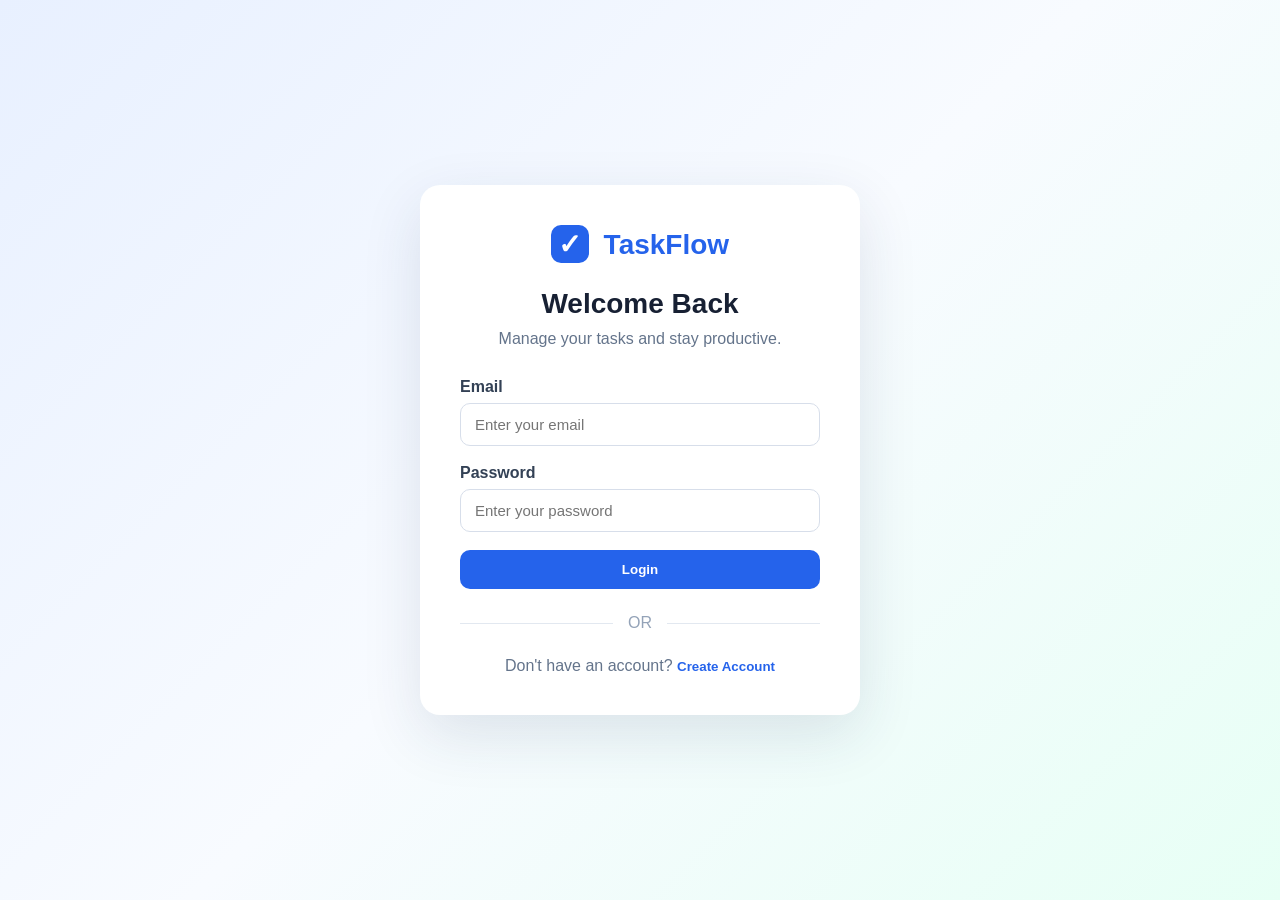
<file: index.html>
<!DOCTYPE html>
<html lang="en">
<head>
    <meta charset="UTF-8">
    <meta name="viewport" content="width=device-width, initial-scale=1.0">

    <title>TaskFlow - Task Management</title>

    <link rel="stylesheet" href="style.css">
</head>

<body>

    <div class="auth-container">

        <div class="auth-card">

            <div class="logo">
                <span>✓</span>
                TaskFlow
            </div>

            <h1>Welcome Back</h1>

            <p class="subtitle">
                Manage your tasks and stay productive.
            </p>

            <!-- LOGIN -->

            <form id="loginForm">

                <div class="form-group">
                    <label>Email</label>

                    <input
                        type="email"
                        id="loginEmail"
                        placeholder="Enter your email"
                        required
                    >
                </div>

                <div class="form-group">
                    <label>Password</label>

                    <input
                        type="password"
                        id="loginPassword"
                        placeholder="Enter your password"
                        required
                    >
                </div>

                <button type="submit" class="primary-btn">
                    Login
                </button>

            </form>

            <p id="loginMessage" class="message"></p>

            <div class="divider">
                <span>OR</span>
            </div>

            <p class="switch-text">
                Don't have an account?
                <button id="showRegister" class="link-btn">
                    Create Account
                </button>
            </p>


            <!-- REGISTER -->

            <form id="registerForm" class="hidden">

                <h2>Create Account</h2>

                <div class="form-group">
                    <label>Name</label>

                    <input
                        type="text"
                        id="registerName"
                        placeholder="Enter your name"
                        required
                    >
                </div>

                <div class="form-group">
                    <label>Email</label>

                    <input
                        type="email"
                        id="registerEmail"
                        placeholder="Enter your email"
                        required
                    >
                </div>

                <div class="form-group">
                    <label>Password</label>

                    <input
                        type="password"
                        id="registerPassword"
                        placeholder="Create a password"
                        required
                    >
                </div>

                <button type="submit" class="primary-btn">
                    Register
                </button>

                <p id="registerMessage" class="message"></p>

                <p class="switch-text">
                    Already have an account?
                    <button
                        type="button"
                        id="showLogin"
                        class="link-btn"
                    >
                        Login
                    </button>
                </p>

            </form>

        </div>

    </div>

    <script src="script.js"></script>

</body>
</html>
</file>
<file: style.css>
* {
    box-sizing: border-box;
    margin: 0;
    padding: 0;
}

body {
    font-family: Arial, Helvetica, sans-serif;
    background: #f4f7fb;
    color: #172033;
    min-height: 100vh;
}

button,
input,
textarea,
select {
    font-family: inherit;
}

button {
    cursor: pointer;
}


/* =========================
   AUTH PAGE
========================= */

.auth-container {
    min-height: 100vh;

    display: flex;
    justify-content: center;
    align-items: center;

    padding: 25px;

    background:
        linear-gradient(
            135deg,
            #e8f0ff,
            #f8fbff 50%,
            #e7fff5
        );
}

.auth-card {
    width: 100%;
    max-width: 440px;

    background: white;

    padding: 40px;

    border-radius: 20px;

    box-shadow:
        0 20px 60px rgba(31, 52, 90, 0.12);
}

.logo {
    text-align: center;

    font-size: 28px;
    font-weight: 800;

    color: #2563eb;

    margin-bottom: 25px;
}

.logo span {
    display: inline-flex;

    justify-content: center;
    align-items: center;

    width: 38px;
    height: 38px;

    background: #2563eb;
    color: white;

    border-radius: 10px;

    margin-right: 7px;
}

.auth-card h1 {
    text-align: center;
    font-size: 28px;
}

.subtitle {
    text-align: center;
    color: #64748b;

    margin: 10px 0 30px;
}


/* =========================
   FORMS
========================= */

.form-group {
    margin-bottom: 18px;
}

.form-group label {
    display: block;

    font-weight: 600;

    margin-bottom: 7px;

    color: #334155;
}

input,
textarea,
select {
    width: 100%;

    padding: 12px 14px;

    border: 1px solid #d7deea;

    border-radius: 10px;

    background: white;

    font-size: 15px;

    outline: none;

    transition: 0.2s;
}

input:focus,
textarea:focus,
select:focus {
    border-color: #2563eb;

    box-shadow:
        0 0 0 3px rgba(37, 99, 235, 0.1);
}

textarea {
    resize: vertical;
}


/* =========================
   BUTTONS
========================= */

.primary-btn {
    border: none;

    background: #2563eb;

    color: white;

    padding: 12px 20px;

    border-radius: 10px;

    font-weight: 700;

    transition: 0.2s;
}

.primary-btn:hover {
    background: #1d4ed8;

    transform: translateY(-1px);
}

.auth-card .primary-btn {
    width: 100%;
}

.secondary-btn {
    border: 1px solid #d7deea;

    background: white;

    color: #334155;

    padding: 12px 20px;

    border-radius: 10px;

    font-weight: 600;
}

.secondary-btn:hover {
    background: #f1f5f9;
}

.link-btn {
    border: none;
    background: none;

    color: #2563eb;

    font-weight: 700;
}

.switch-text {
    text-align: center;

    color: #64748b;

    margin-top: 20px;
}

.divider {
    display: flex;

    align-items: center;

    gap: 15px;

    margin: 25px 0;

    color: #94a3b8;
}

.divider::before,
.divider::after {
    content: "";

    height: 1px;

    background: #e2e8f0;

    flex: 1;
}

.hidden {
    display: none !important;
}

.message {
    text-align: center;

    margin-top: 15px;

    font-size: 14px;
}


/* =========================
   TOPBAR
========================= */

.topbar {
    height: 70px;

    background: white;

    border-bottom: 1px solid #e5eaf1;

    display: flex;

    justify-content: space-between;
    align-items: center;

    padding: 0 6%;

    position: sticky;
    top: 0;

    z-index: 10;
}

.brand {
    font-size: 24px;

    font-weight: 800;

    color: #2563eb;
}

.brand span {
    display: inline-flex;

    align-items: center;
    justify-content: center;

    width: 34px;
    height: 34px;

    border-radius: 9px;

    background: #2563eb;

    color: white;

    margin-right: 6px;
}

.user-area {
    display: flex;

    align-items: center;

    gap: 18px;

    font-weight: 600;
}

.logout-btn {
    border: none;

    background: #fee2e2;

    color: #dc2626;

    padding: 9px 16px;

    border-radius: 8px;

    font-weight: 600;
}


/* =========================
   DASHBOARD
========================= */

.dashboard {
    max-width: 1200px;

    margin: auto;

    padding: 40px 25px;
}

.welcome {
    display: flex;

    justify-content: space-between;
    align-items: center;

    margin-bottom: 30px;
}

.welcome h1 {
    font-size: 32px;
}

.welcome p {
    color: #64748b;

    margin-top: 8px;
}

.add-btn {
    width: auto;
}


/* =========================
   STATS
========================= */

.stats {
    display: grid;

    grid-template-columns:
        repeat(3, 1fr);

    gap: 20px;

    margin-bottom: 35px;
}

.stat-card {
    background: white;

    padding: 22px;

    border-radius: 15px;

    display: flex;

    align-items: center;

    gap: 16px;

    box-shadow:
        0 5px 20px rgba(15, 23, 42, 0.05);
}

.stat-icon {
    width: 48px;
    height: 48px;

    display: flex;

    align-items: center;
    justify-content: center;

    border-radius: 12px;

    font-size: 22px;
}

.blue {
    background: #dbeafe;
}

.orange {
    background: #ffedd5;
}

.green {
    background: #dcfce7;
}

.stat-card h3 {
    font-size: 25px;
}

.stat-card p {
    color: #64748b;

    margin-top: 3px;
}


/* =========================
   TASK SECTION
========================= */

.tasks-section {
    background: white;

    border-radius: 18px;

    padding: 25px;

    box-shadow:
        0 5px 20px rgba(15, 23, 42, 0.05);
}

.section-header {
    display: flex;

    justify-content: space-between;
    align-items: center;

    margin-bottom: 25px;
}

.section-header h2 {
    font-size: 23px;
}

.section-header p {
    color: #64748b;

    margin-top: 5px;
}

#filterTasks {
    width: 160px;
}


/* =========================
   TASK CARD
========================= */

.task-list {
    display: grid;

    gap: 15px;
}

.task-card {
    border: 1px solid #e5eaf1;

    border-radius: 13px;

    padding: 20px;

    transition: 0.2s;
}

.task-card:hover {
    box-shadow:
        0 6px 20px rgba(15, 23, 42, 0.07);
}

.task-card.completed {
    background: #f8fafc;
}

.task-card.completed .task-title {
    text-decoration: line-through;

    color: #94a3b8;
}

.task-top {
    display: flex;

    justify-content: space-between;

    gap: 15px;
}

.task-title {
    font-size: 18px;

    font-weight: 700;
}

.task-description {
    color: #64748b;

    margin-top: 8px;

    line-height: 1.5;
}

.task-meta {
    display: flex;

    align-items: center;

    flex-wrap: wrap;

    gap: 10px;

    margin-top: 15px;
}

.badge {
    padding: 5px 10px;

    border-radius: 20px;

    font-size: 12px;

    font-weight: 700;
}

.priority-high {
    background: #fee2e2;
    color: #dc2626;
}

.priority-medium {
    background: #fef3c7;
    color: #b45309;
}

.priority-low {
    background: #dcfce7;
    color: #15803d;
}

.status-pending {
    background: #dbeafe;
    color: #2563eb;
}

.status-completed {
    background: #dcfce7;
    color: #15803d;
}

.due-date {
    color: #64748b;

    font-size: 13px;
}

.task-actions {
    display: flex;

    gap: 8px;

    margin-top: 18px;
}

.task-actions button {
    border: none;

    padding: 8px 13px;

    border-radius: 8px;

    font-weight: 600;
}

.complete-btn {
    background: #dcfce7;
    color: #15803d;
}

.edit-btn {
    background: #dbeafe;
    color: #2563eb;
}

.delete-btn {
    background: #fee2e2;
    color: #dc2626;
}


/* =========================
   EMPTY STATE
========================= */

.empty-state {
    text-align: center;

    padding: 55px 20px;

    color: #64748b;
}

.empty-state div {
    font-size: 45px;

    margin-bottom: 12px;
}

.empty-state h3 {
    color: #334155;

    margin-bottom: 6px;
}


/* =========================
   MODAL
========================= */

.modal {
    position: fixed;

    inset: 0;

    background: rgba(15, 23, 42, 0.45);

    display: none;

    align-items: center;
    justify-content: center;

    padding: 20px;

    z-index: 50;
}

.modal.show {
    display: flex;
}

.modal-card {
    background: white;

    width: 100%;

    max-width: 550px;

    max-height: 90vh;

    overflow-y: auto;

    border-radius: 18px;

    padding: 25px;

    box-shadow:
        0 20px 70px rgba(15, 23, 42, 0.2);
}

.modal-header {
    display: flex;

    justify-content: space-between;
    align-items: center;

    margin-bottom: 25px;
}

.close-btn {
    border: none;

    background: #f1f5f9;

    width: 35px;
    height: 35px;

    border-radius: 8px;

    font-size: 22px;

    color: #475569;
}

.form-row {
    display: grid;

    grid-template-columns:
        1fr 1fr;

    gap: 15px;
}

.modal-actions {
    display: flex;

    justify-content: flex-end;

    gap: 10px;

    margin-top: 20px;
}


/* =========================
   RESPONSIVE
========================= */

@media (max-width: 768px) {

    .auth-card {
        padding: 28px 22px;
    }

    .topbar {
        padding: 0 20px;
    }

    .user-area span {
        display: none;
    }

    .dashboard {
        padding: 25px 15px;
    }

    .welcome {
        flex-direction: column;

        align-items: flex-start;

        gap: 20px;
    }

    .welcome h1 {
        font-size: 27px;
    }

    .add-btn {
        width: 100%;
    }

    .stats {
        grid-template-columns: 1fr;
    }

    .section-header {
        flex-direction: column;

        align-items: flex-start;

        gap: 15px;
    }

    #filterTasks {
        width: 100%;
    }

    .form-row {
        grid-template-columns: 1fr;
    }

    .task-top {
        flex-direction: column;
    }

    .modal-card {
        padding: 20px;
    }

}
</file>
